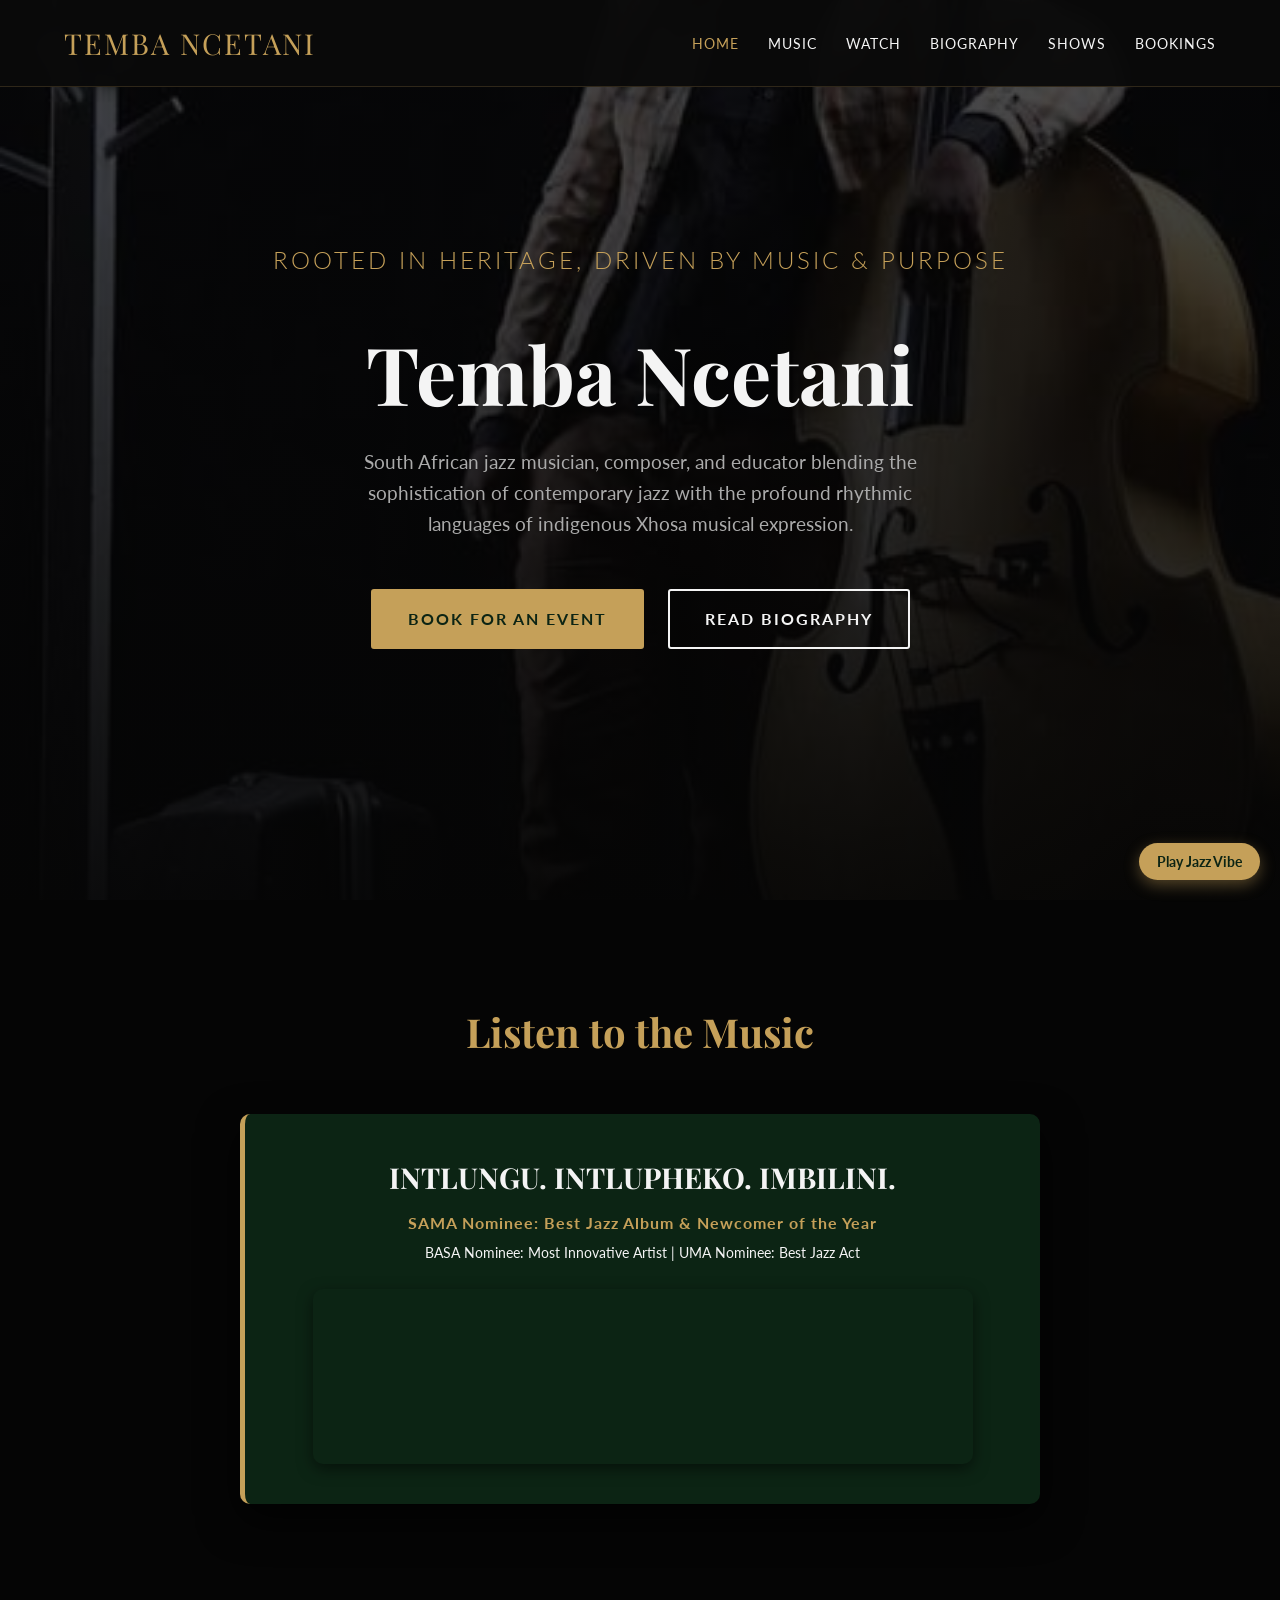
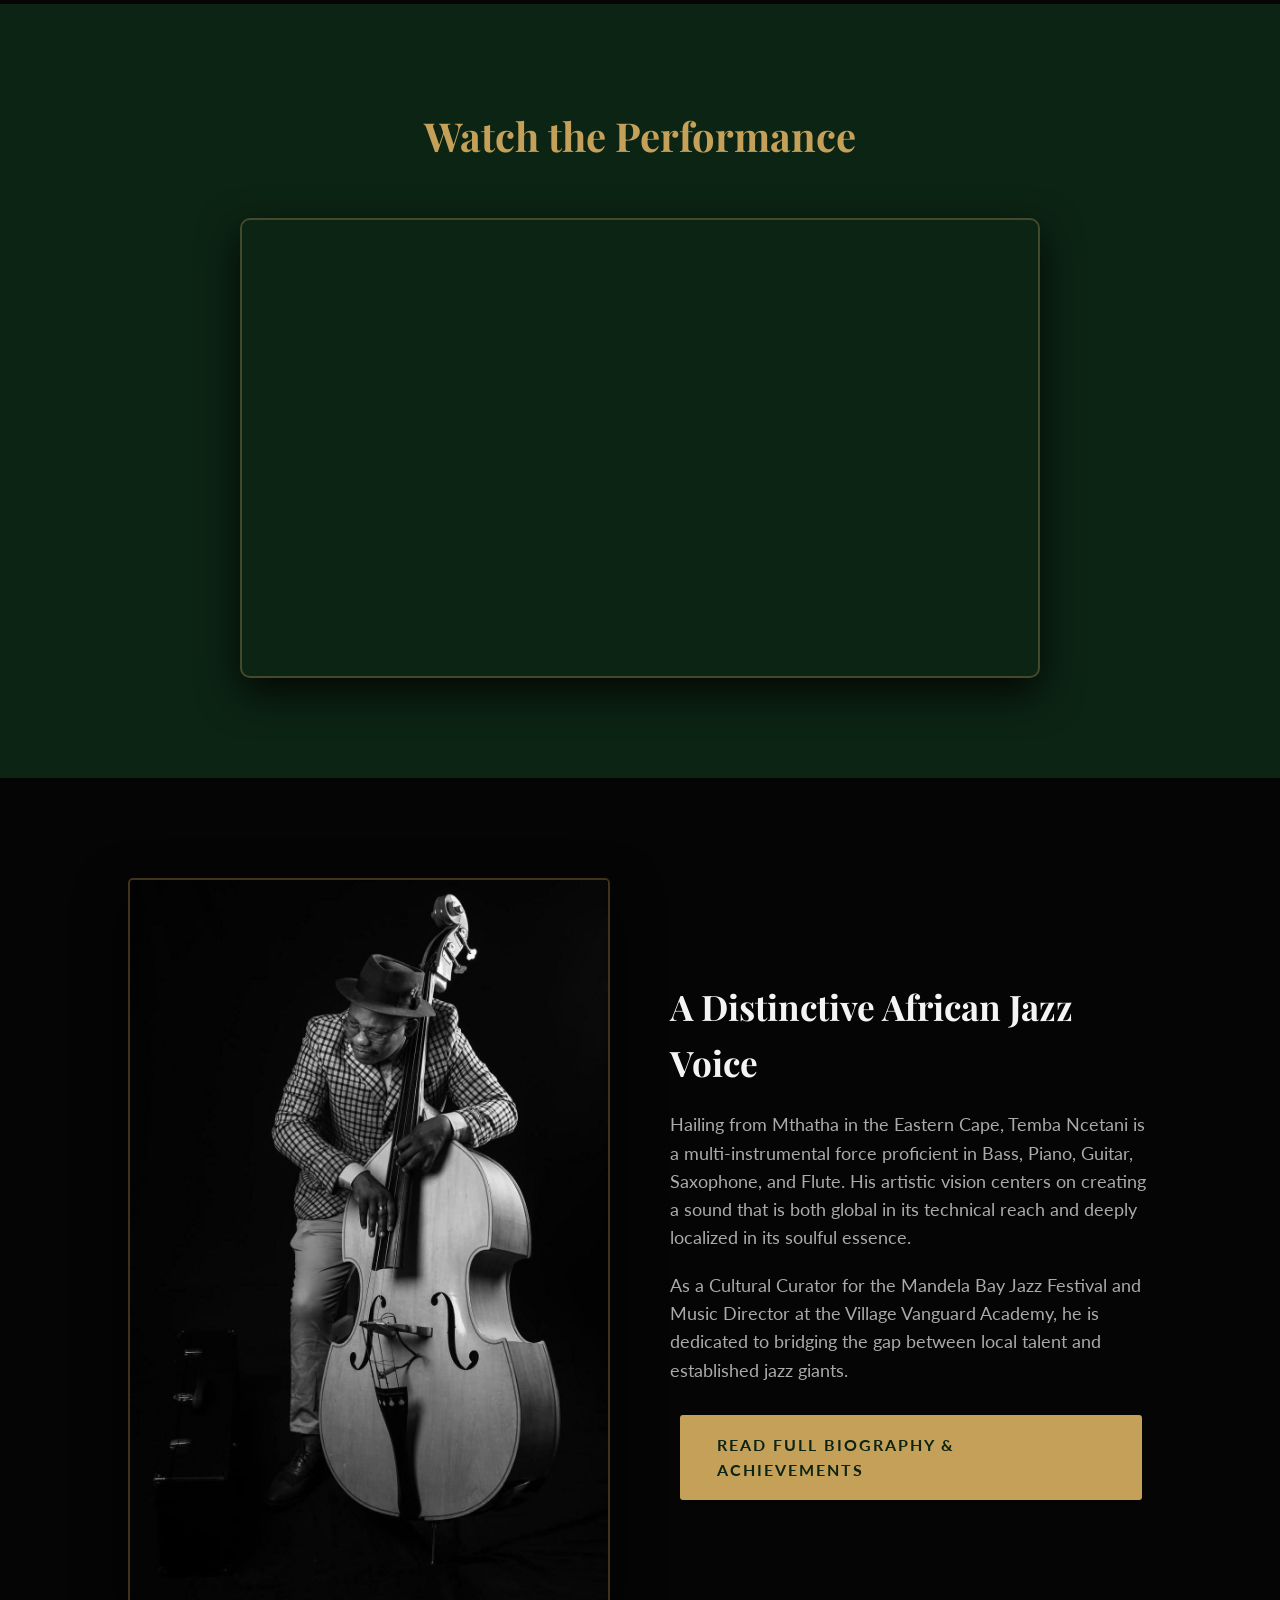
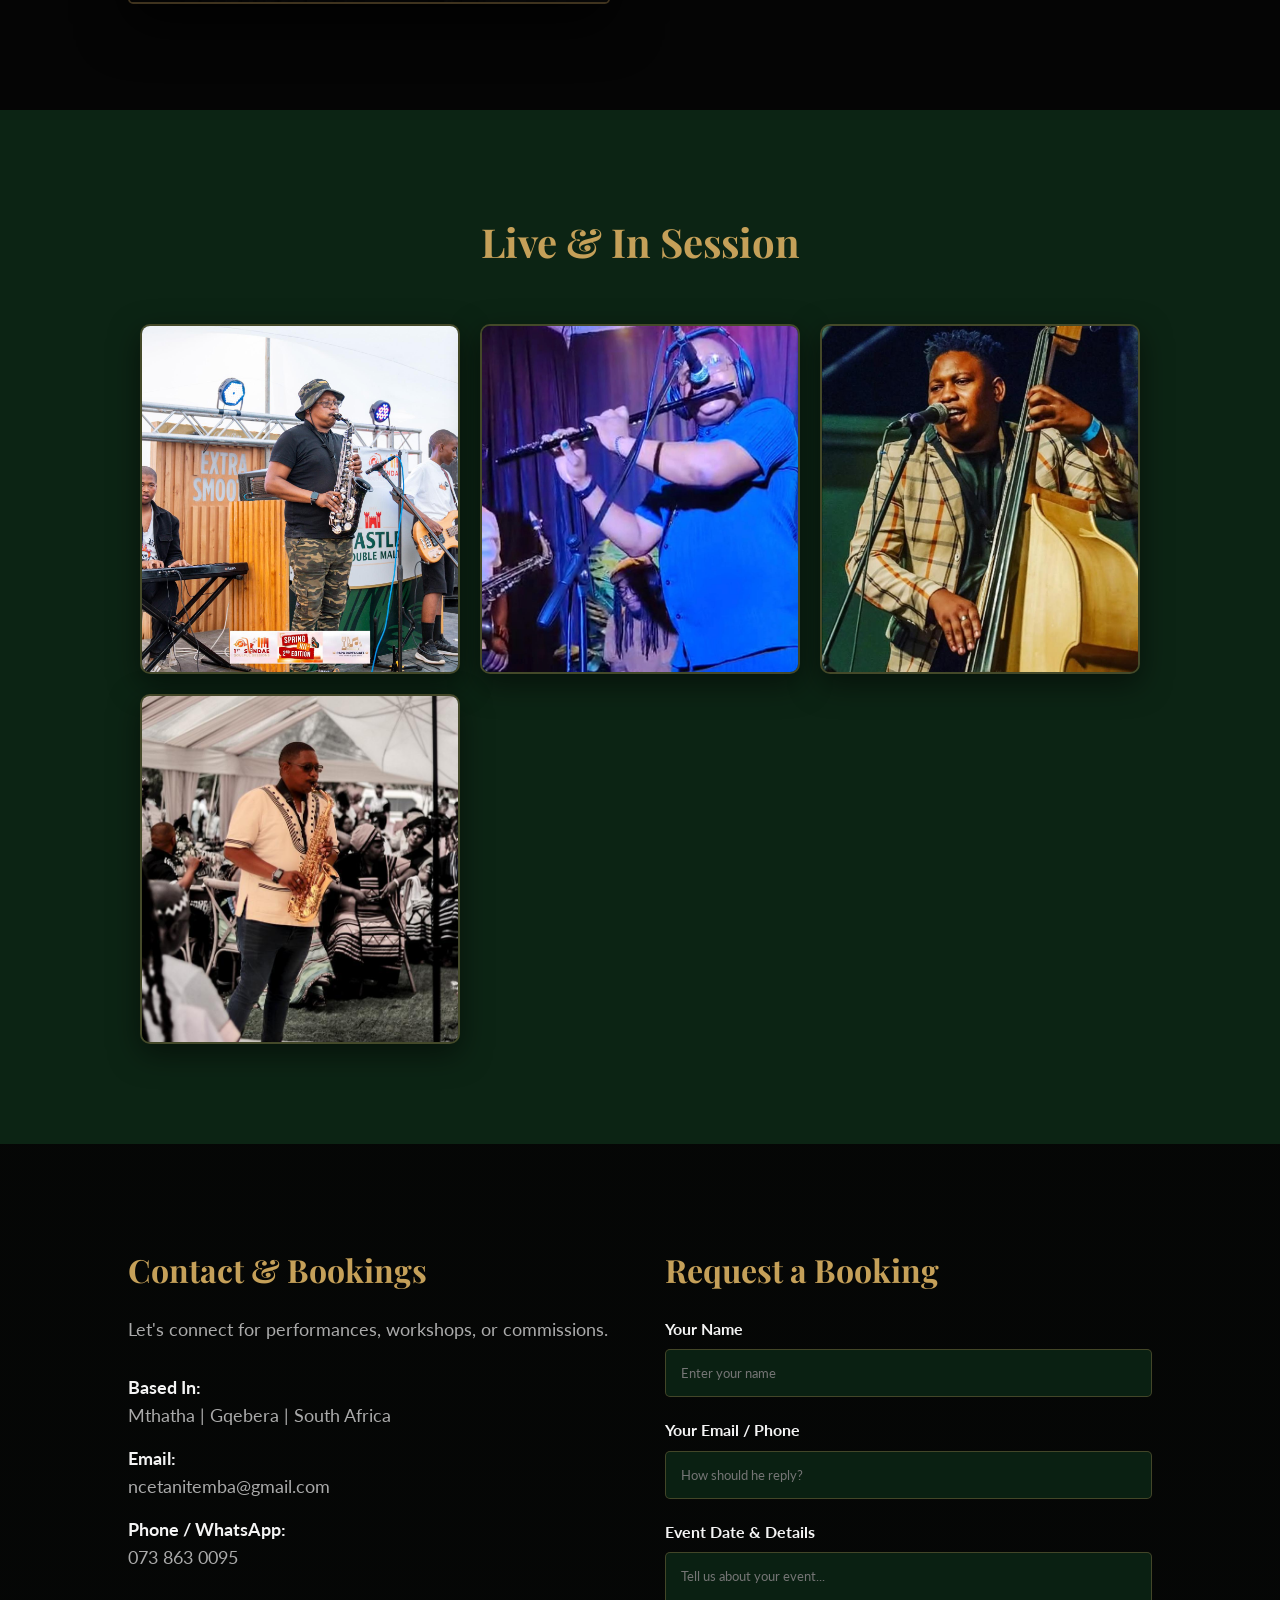
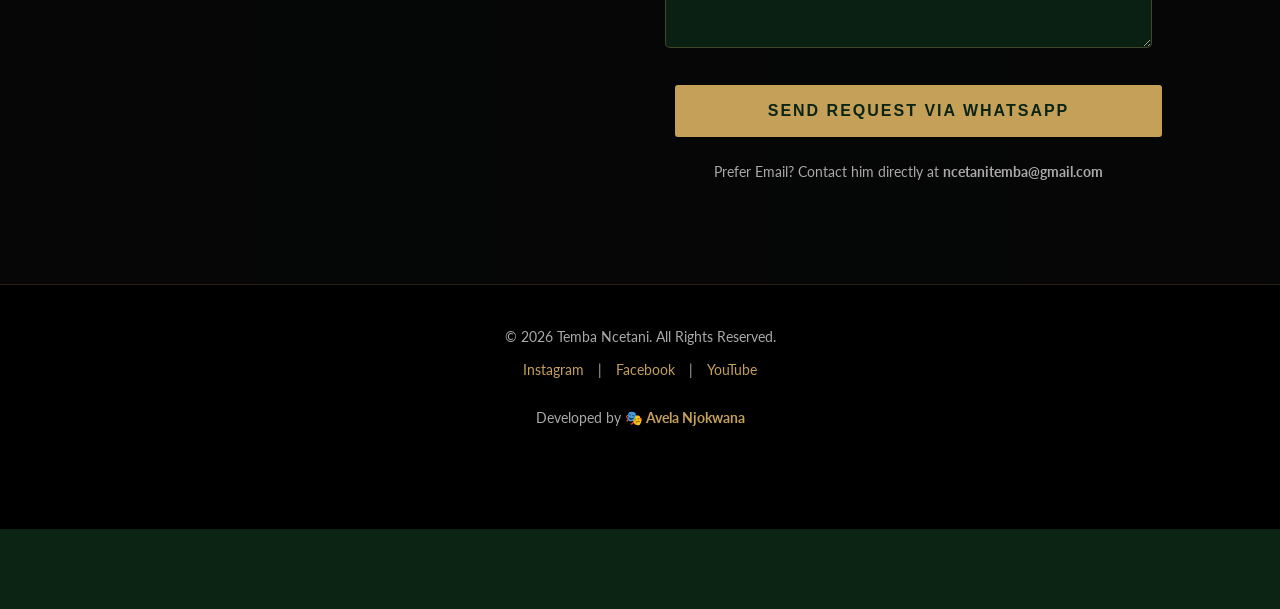
<file: index.html>
<!DOCTYPE html>
<html lang="en">
<head>
    <meta charset="UTF-8">
    <meta name="viewport" content="width=device-width, initial-scale=1.0">
    <title>Temba Ncetani | Official Website</title>
    <link href="https://fonts.googleapis.com/css2?family=Lato:wght@300;400;700&family=Playfair+Display:wght@400;700&display=swap" rel="stylesheet">
    <link rel="stylesheet" href="music-style.css">
</head>
<body>

    <!-- NAVIGATION -->
    <header>
        <div class="logo">Temba Ncetani</div>
        <nav>
            <a href="index.html" class="active">Home</a>
            <a href="#music">Music</a>
            <a href="#video">Watch</a>
            <a href="biography.html">Biography</a>
            <a href="shows.html">Shows</a>
            <a href="#bookings">Bookings</a>
        </nav>
    </header>

    <!-- HERO SECTION -->
    <section class="hero" id="home">
        <h2>Rooted in Heritage, Driven by Music & Purpose</h2>
        <h1>Temba Ncetani</h1>
        <p>South African jazz musician, composer, and educator blending the sophistication of contemporary jazz with the profound rhythmic languages of indigenous Xhosa musical expression.</p>
        <div>
            <a href="#bookings" class="btn btn-green">Book for an Event</a>
            <a href="biography.html" class="btn btn-outline">Read Biography</a>
        </div>
    </section>

    <!-- APPLE MUSIC SECTION -->
    <section class="music-section" id="music">
        <h2 class="section-title">Listen to the Music</h2>
        
        <div class="music-box">
            <h3 style="font-family: 'Playfair Display', serif; color: #f4f4f4; font-size: 1.8rem; margin-bottom: 10px;">
                INTLUNGU. INTLUPHEKO. IMBILINI.
            </h3>
            
            <div style="margin-bottom: 25px;">
                <p style="color: var(--accent-green); font-weight: bold; letter-spacing: 1px; margin-bottom: 5px;">SAMA Nominee: Best Jazz Album & Newcomer of the Year</p>
                <p style="color: var(--text-light); font-size: 0.9rem;">BASA Nominee: Most Innovative Artist | UMA Nominee: Best Jazz Act</p>
            </div>

            <div style="display: flex; justify-content: center;">
                <iframe allow="autoplay *; encrypted-media *; fullscreen *; clipboard-write" 
                    frameborder="0" 
                    height="175" 
                    style="width:100%;max-width:660px;overflow:hidden;border-radius:10px; box-shadow: 0 5px 15px rgba(0,0,0,0.5);" 
                    sandbox="allow-forms allow-popups allow-same-origin allow-scripts allow-storage-access-by-user-activation allow-top-navigation-by-user-activation" 
                    src="https://embed.music.apple.com/za/song/oonozakuzaku-for-mr-mrs-dali/1811030757">
                </iframe>
            </div>
        </div>
    </section>

    <!-- YOUTUBE VIDEO SECTION (FIXED ERROR 153) -->
    <section class="video-section" id="video">
        <h2 class="section-title">Watch the Performance</h2>
        <div class="video-container">
            <iframe width="100%" height="450" 
                src="https://www.youtube.com/embed/SeePaEPt-s8" 
                title="Temba Ncetani Performance" 
                frameborder="0" 
                referrerpolicy="strict-origin-when-cross-origin"
                allow="accelerometer; autoplay; clipboard-write; encrypted-media; gyroscope; picture-in-picture" 
                allowfullscreen>
            </iframe>
        </div>
    </section>

    <!-- BIOGRAPHY PREVIEW SECTION -->
    <section class="bio-section" id="bio-preview">
        <div>
            <img src="images/album-cover.jpg" alt="Temba Ncetani" class="bio-img">
        </div>
        <div class="bio-text">
            <h3>A Distinctive African Jazz Voice</h3>
            <p>Hailing from Mthatha in the Eastern Cape, Temba Ncetani is a multi-instrumental force proficient in Bass, Piano, Guitar, Saxophone, and Flute. His artistic vision centers on creating a sound that is both global in its technical reach and deeply localized in its soulful essence.</p>
            <p>As a Cultural Curator for the Mandela Bay Jazz Festival and Music Director at the Village Vanguard Academy, he is dedicated to bridging the gap between local talent and established jazz giants.</p>
            <a href="biography.html" class="btn btn-green" style="margin-top: 10px;">Read Full Biography & Achievements</a>
        </div>
    </section>

    <!-- LIVE GALLERY SECTION -->
    <section class="gallery-section" id="gallery">
        <h2 class="section-title">Live & In Session</h2>
        <div class="gallery-grid">
            <img src="images/live1.jpg" alt="Temba Performing Live Outdoors">
            <img src="images/live2.jpg" alt="Temba Playing the Flute">
            <img src="images/live3.jpg" alt="Temba Performing Live on Saxophone">
            <img src="images/live4.jpg" alt="Temba In Session">
        </div>
    </section>

    <!-- BOOKINGS & CONTACT SECTION -->
    <section class="booking-section" id="bookings">
        <div class="booking-info">
            <h3>Contact & Bookings</h3>
            <p>Let's connect for performances, workshops, or commissions.</p>
            <p style="margin-top: 30px;"><strong>Based In:</strong><br>Mthatha | Gqebera | South Africa</p>
            <p><strong>Email:</strong><br>ncetanitemba@gmail.com</p>
            <p><strong>Phone / WhatsApp:</strong><br>073 863 0095</p>
        </div>
        
        <div class="booking-form">
            <h3>Request a Booking</h3>
            <form onsubmit="sendWhatsApp(event)">
                <div class="form-group">
                    <label>Your Name</label>
                    <input type="text" id="name" placeholder="Enter your name" required>
                </div>
                <div class="form-group">
                    <label>Your Email / Phone</label>
                    <input type="text" id="contact" placeholder="How should he reply?" required>
                </div>
                <div class="form-group">
                    <label>Event Date & Details</label>
                    <textarea id="details" rows="4" placeholder="Tell us about your event..." required></textarea>
                </div>
                <button type="submit" class="btn btn-green" style="width: 100%;">
                    Send Request via WhatsApp
                </button>
                <p style="text-align: center; font-size: 0.85rem; color: var(--text-muted); margin-top: 15px;">
                    Prefer Email? Contact him directly at <strong>ncetanitemba@gmail.com</strong>
                </p>
            </form>
        </div>
    </section>

    <!-- FOOTER (WITH DEVELOPER CREDIT) -->
    <footer>
        <p>&copy; 2026 Temba Ncetani. All Rights Reserved.</p>
        <p style="margin-top: 10px;">
            <a href="https://www.instagram.com/temba_ncetani" target="_blank">Instagram</a> | 
            <a href="https://www.facebook.com/sinetembabassicks.ncetani" target="_blank">Facebook</a> | 
            <a href="https://youtu.be/SeePaEPt-s8" target="_blank">YouTube</a>
        </p>
        <!-- DEVELOPER CREDIT -->
        <p style="margin-top: 25px; font-size: 0.9rem; color: var(--text-muted);">
            Developed by <span style="color: var(--accent-green); font-weight: bold;">🎭 Avela Njokwana</span>
        </p>
    </footer>

    <!-- FLOATING JAZZ MUSIC PLAYER -->
    <audio id="bg-music" loop>
        <source src="images/jazz-vibe.mp3" type="audio/mpeg">
    </audio>

    <button id="music-btn" class="music-btn" onclick="toggleMusic()">
        <span id="music-text">Play Jazz Vibe</span>
    </button>

    <script>
        // --- JAZZ MUSIC PLAYER LOGIC ---
        var audio = document.getElementById("bg-music");
        var btn = document.getElementById("music-btn");
        var text = document.getElementById("music-text");
        var isPlaying = false;

        function toggleMusic() {
            if (isPlaying) {
                audio.pause();
                btn.classList.remove("playing");
                text.innerText = "Play Jazz Vibe";
                isPlaying = false;
            } else {
                audio.play();
                btn.classList.add("playing");
                text.innerText = "Pause Music";
                isPlaying = true;
            }
        }

        // --- WHATSAPP BOOKING LOGIC ---
        function sendWhatsApp(event) {
            event.preventDefault(); 

            var name = document.getElementById("name").value;
            var contact = document.getElementById("contact").value;
            var details = document.getElementById("details").value;

            // HIS REAL WHATSAPP NUMBER (073 863 0095 -> 27738630095)
            var phoneNumber = "27738630095"; 

            var waMessage = "Hello Temba! I would like to book you for an event.%0A%0A" +
                            "*Name:* " + name + "%0A" +
                            "*Contact:* " + contact + "%0A" +
                            "*Details:* " + details;
            
            window.open("https://wa.me/" + phoneNumber + "?text=" + waMessage, '_blank');
        }
    </script>
</body>
</html>
</file>
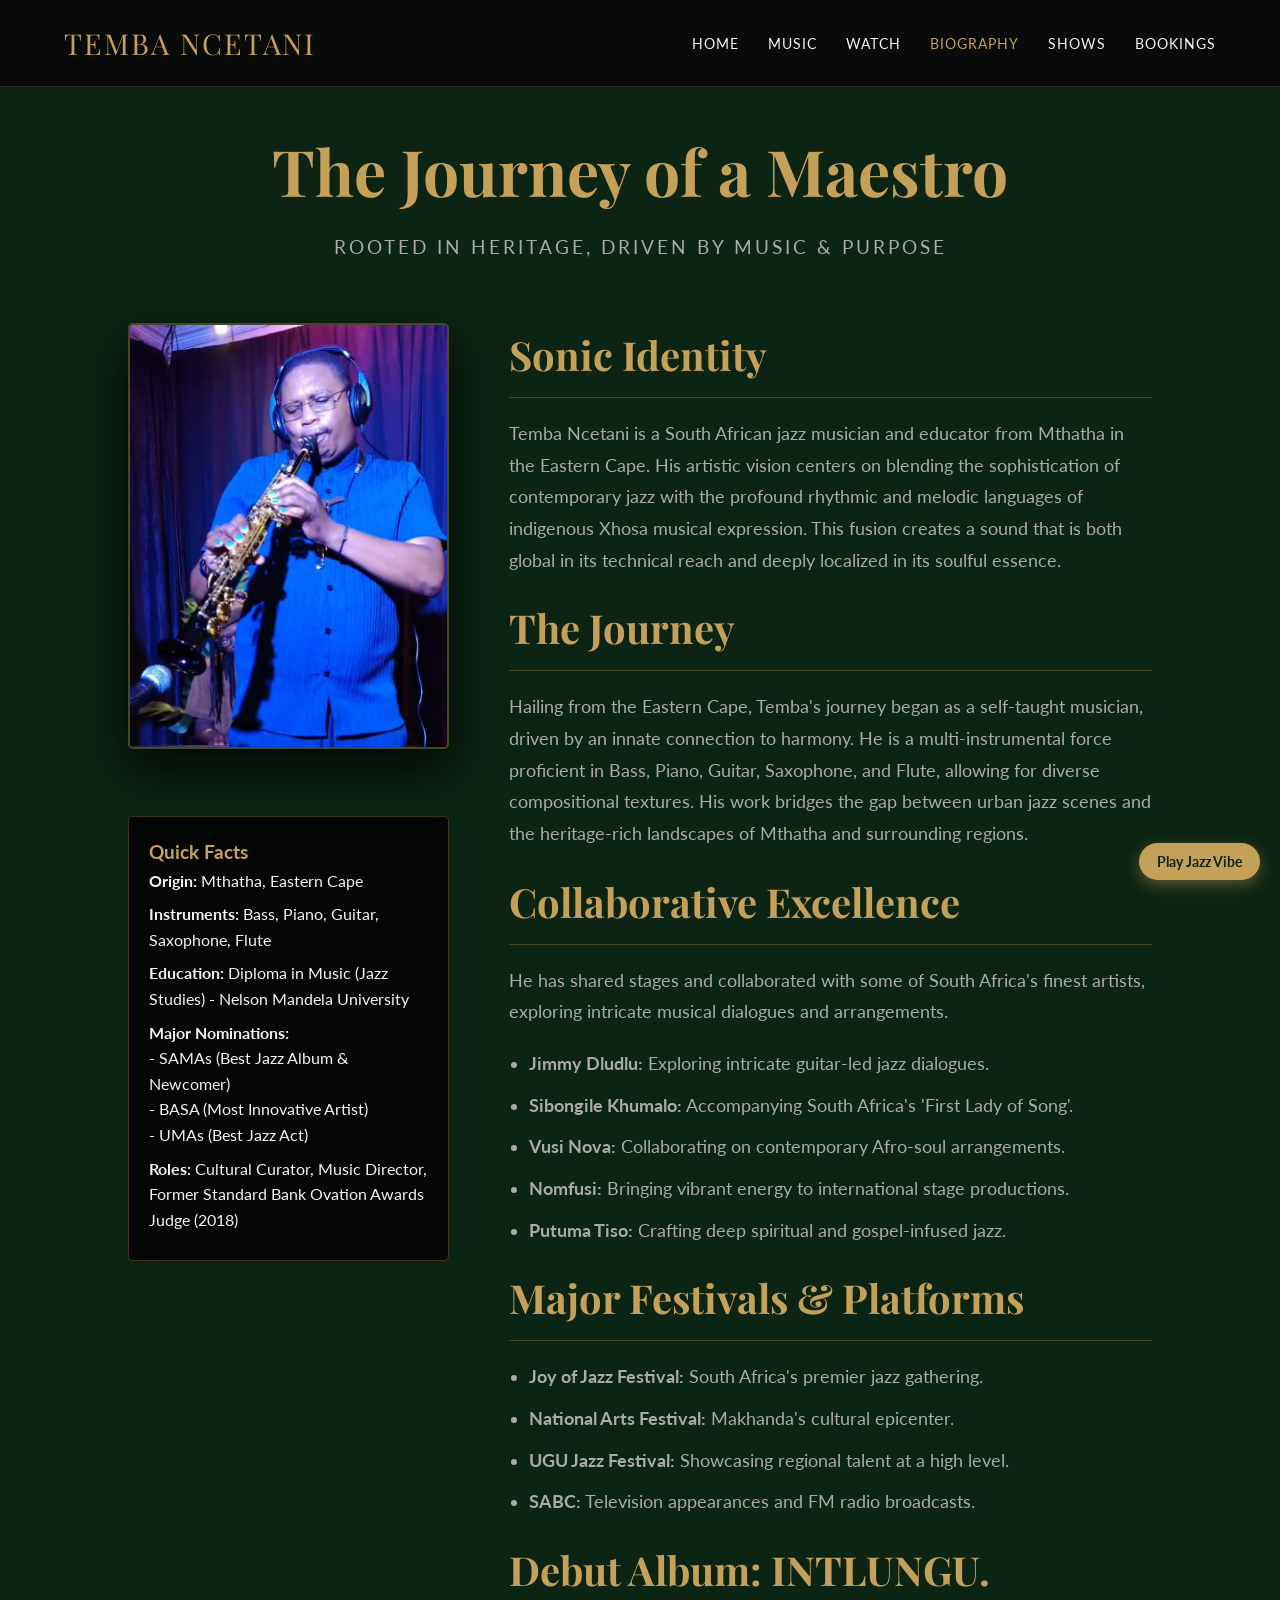
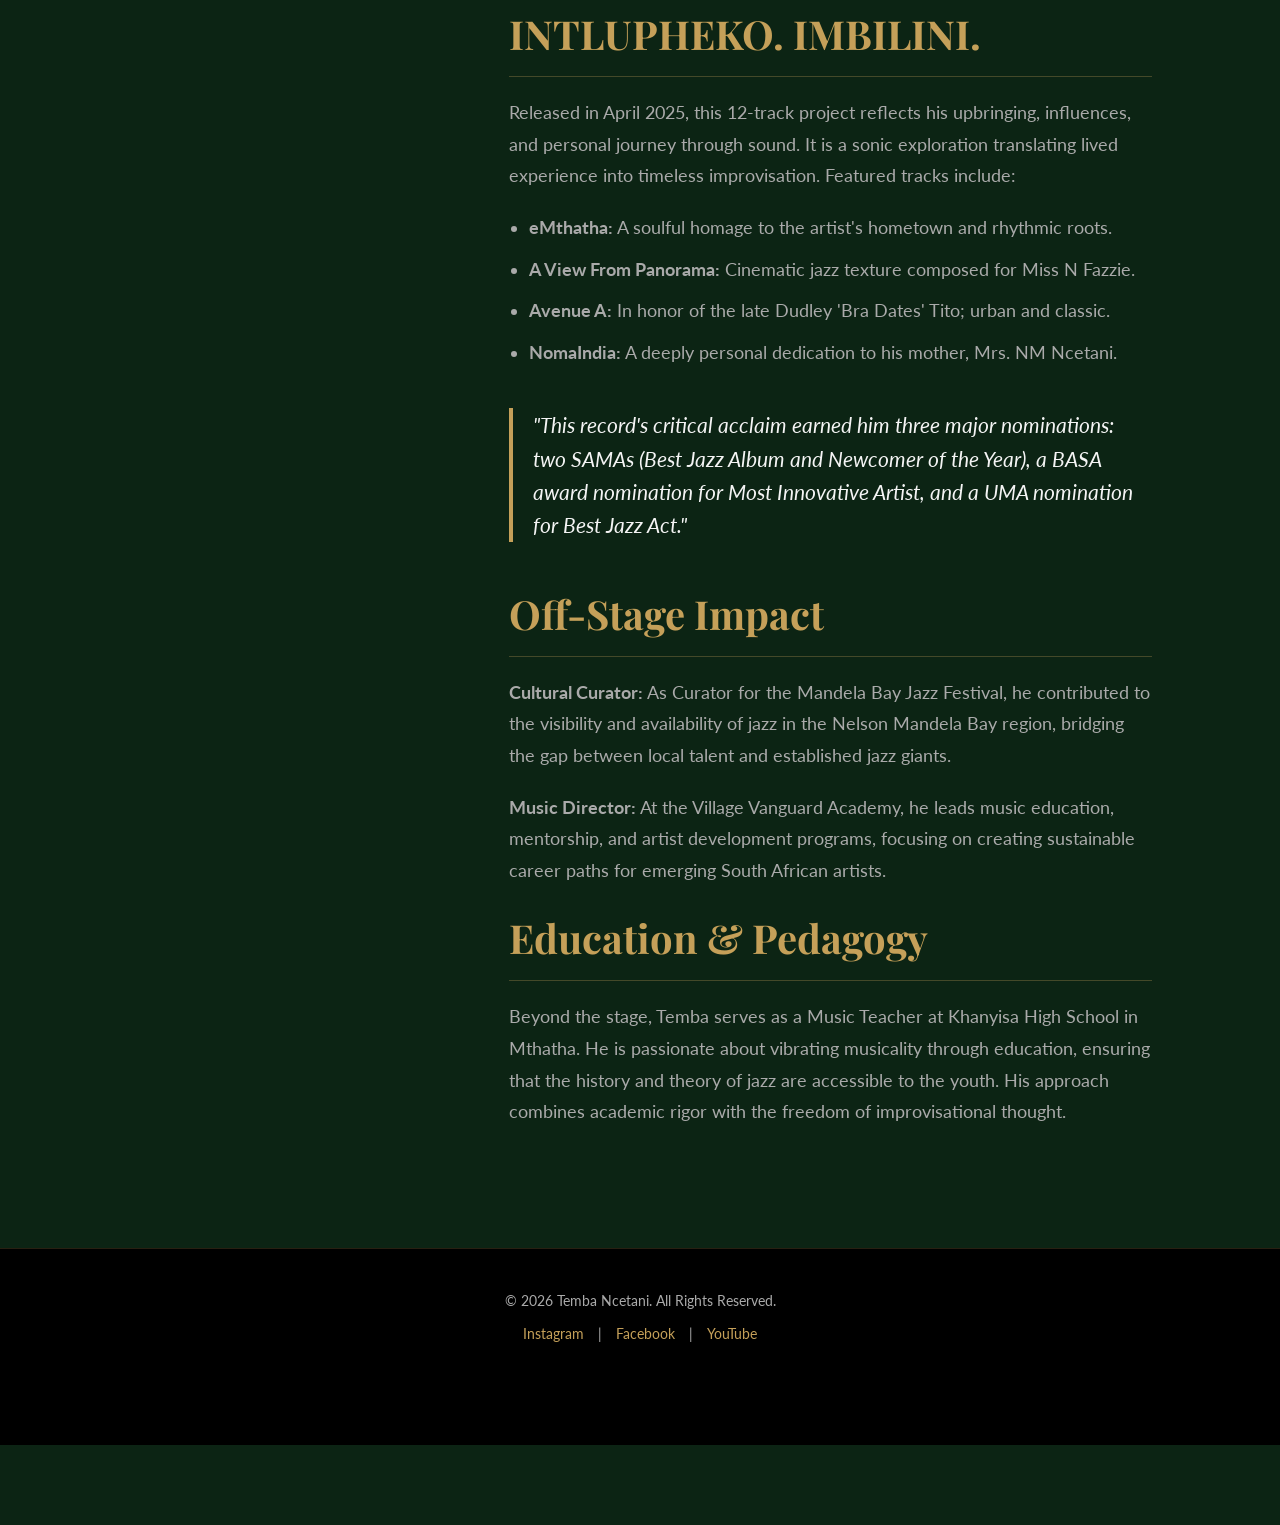
<file: biography.html>
<!DOCTYPE html>
<html lang="en">
<head>
    <meta charset="UTF-8">
    <meta name="viewport" content="width=device-width, initial-scale=1.0">
    <title>Biography | Temba Ncetani</title>
    <link href="https://fonts.googleapis.com/css2?family=Lato:wght@300;400;700&family=Playfair+Display:wght@400;700&display=swap" rel="stylesheet">
    <link rel="stylesheet" href="music-style.css">
    <style>
        .bio-page { padding-top: 120px; }
        .bio-header { text-align: center; margin-bottom: 60px; }
        .bio-header h1 { font-family: var(--font-heading); font-size: 4rem; color: var(--accent-green); margin-bottom: 10px; }
        .bio-header p { font-size: 1.2rem; color: var(--text-muted); text-transform: uppercase; letter-spacing: 3px; }
        .bio-content { display: grid; grid-template-columns: 1fr 2fr; gap: 60px; align-items: start; }
        .bio-sidebar img { width: 100%; border-radius: 5px; box-shadow: 0 20px 50px rgba(0,0,0,0.8); border: 2px solid rgba(197, 160, 89, 0.3); margin-bottom: 30px; }
        .bio-main h2 { font-family: var(--font-heading); font-size: 2.5rem; color: var(--accent-green); margin-bottom: 20px; border-bottom: 1px solid rgba(197, 160, 89, 0.3); padding-bottom: 10px; }
        .bio-main h3 { font-family: var(--font-heading); font-size: 1.8rem; color: var(--text-light); margin-top: 40px; margin-bottom: 15px; }
        .bio-main p { color: var(--text-muted); font-size: 1.1rem; line-height: 1.8; margin-bottom: 20px; }
        .bio-main ul { color: var(--text-muted); font-size: 1.1rem; margin-bottom: 20px; padding-left: 20px; line-height: 1.8; }
        .bio-main li { margin-bottom: 10px; }
        .bio-quote { border-left: 4px solid var(--accent-green); padding-left: 20px; margin: 40px 0; font-style: italic; font-size: 1.3rem; color: var(--text-light); }
        .highlight-box { background: #050505; padding: 20px; border-radius: 5px; margin: 30px 0; border: 1px solid rgba(197, 160, 89, 0.3); }
        .highlight-box p { margin-bottom: 8px; color: var(--text-light); font-size: 1rem; }
        @media (max-width: 900px) { .bio-content { grid-template-columns: 1fr; } }
    </style>
</head>
<body>

    <header>
        <div class="logo">Temba Ncetani</div>
        <nav>
            <a href="index.html">Home</a>
            <a href="index.html#music">Music</a>
            <a href="index.html#video">Watch</a>
            <a href="biography.html" class="active">Biography</a>
            <a href="shows.html">Shows</a>
            <a href="index.html#bookings">Bookings</a>
        </nav>
    </header>

    <section class="bio-page">
        
        <div class="bio-header">
            <h1>The Journey of a Maestro</h1>
            <p>Rooted in Heritage, Driven by Music & Purpose</p>
        </div>

        <div class="bio-content">
            
            <!-- SIDEBAR -->
            <div class="bio-sidebar">
                <img src="images/bio-portrait.jpg" alt="Temba Ncetani Portrait">
                
                <div class="highlight-box">
                    <h3 style="margin-top: 0; font-size: 1.2rem; color: var(--accent-green);">Quick Facts</h3>
                    <p><strong>Origin:</strong> Mthatha, Eastern Cape</p>
                    <p><strong>Instruments:</strong> Bass, Piano, Guitar, Saxophone, Flute</p>
                    <p><strong>Education:</strong> Diploma in Music (Jazz Studies) - Nelson Mandela University</p>
                    <p><strong>Major Nominations:</strong><br>
                    - SAMAs (Best Jazz Album & Newcomer)<br>
                    - BASA (Most Innovative Artist)<br>
                    - UMAs (Best Jazz Act)</p>
                    <p><strong>Roles:</strong> Cultural Curator, Music Director, Former Standard Bank Ovation Awards Judge (2018)</p>
                </div>
            </div>

            <!-- MAIN CONTENT -->
            <div class="bio-main">
                
                <h2>Sonic Identity</h2>
                <p>Temba Ncetani is a South African jazz musician and educator from Mthatha in the Eastern Cape. His artistic vision centers on blending the sophistication of contemporary jazz with the profound rhythmic and melodic languages of indigenous Xhosa musical expression. This fusion creates a sound that is both global in its technical reach and deeply localized in its soulful essence.</p>

                <h2>The Journey</h2>
                <p>Hailing from the Eastern Cape, Temba's journey began as a self-taught musician, driven by an innate connection to harmony. He is a multi-instrumental force proficient in Bass, Piano, Guitar, Saxophone, and Flute, allowing for diverse compositional textures. His work bridges the gap between urban jazz scenes and the heritage-rich landscapes of Mthatha and surrounding regions.</p>

                <h2>Collaborative Excellence</h2>
                <p>He has shared stages and collaborated with some of South Africa's finest artists, exploring intricate musical dialogues and arrangements.</p>
                <ul>
                    <li><strong>Jimmy Dludlu:</strong> Exploring intricate guitar-led jazz dialogues.</li>
                    <li><strong>Sibongile Khumalo:</strong> Accompanying South Africa's 'First Lady of Song'.</li>
                    <li><strong>Vusi Nova:</strong> Collaborating on contemporary Afro-soul arrangements.</li>
                    <li><strong>Nomfusi:</strong> Bringing vibrant energy to international stage productions.</li>
                    <li><strong>Putuma Tiso:</strong> Crafting deep spiritual and gospel-infused jazz.</li>
                </ul>

                <h2>Major Festivals & Platforms</h2>
                <ul>
                    <li><strong>Joy of Jazz Festival:</strong> South Africa's premier jazz gathering.</li>
                    <li><strong>National Arts Festival:</strong> Makhanda's cultural epicenter.</li>
                    <li><strong>UGU Jazz Festival:</strong> Showcasing regional talent at a high level.</li>
                    <li><strong>SABC:</strong> Television appearances and FM radio broadcasts.</li>
                </ul>

                <h2>Debut Album: INTLUNGU. INTLUPHEKO. IMBILINI.</h2>
                <p>Released in April 2025, this 12-track project reflects his upbringing, influences, and personal journey through sound. It is a sonic exploration translating lived experience into timeless improvisation. Featured tracks include:</p>
                <ul>
                    <li><strong>eMthatha:</strong> A soulful homage to the artist's hometown and rhythmic roots.</li>
                    <li><strong>A View From Panorama:</strong> Cinematic jazz texture composed for Miss N Fazzie.</li>
                    <li><strong>Avenue A:</strong> In honor of the late Dudley 'Bra Dates' Tito; urban and classic.</li>
                    <li><strong>NomaIndia:</strong> A deeply personal dedication to his mother, Mrs. NM Ncetani.</li>
                </ul>

                <blockquote class="bio-quote">
                    "This record's critical acclaim earned him three major nominations: two SAMAs (Best Jazz Album and Newcomer of the Year), a BASA award nomination for Most Innovative Artist, and a UMA nomination for Best Jazz Act."
                </blockquote>

                <h2>Off-Stage Impact</h2>
                <p><strong>Cultural Curator:</strong> As Curator for the Mandela Bay Jazz Festival, he contributed to the visibility and availability of jazz in the Nelson Mandela Bay region, bridging the gap between local talent and established jazz giants.</p>
                <p><strong>Music Director:</strong> At the Village Vanguard Academy, he leads music education, mentorship, and artist development programs, focusing on creating sustainable career paths for emerging South African artists.</p>

                <h2>Education & Pedagogy</h2>
                <p>Beyond the stage, Temba serves as a Music Teacher at Khanyisa High School in Mthatha. He is passionate about vibrating musicality through education, ensuring that the history and theory of jazz are accessible to the youth. His approach combines academic rigor with the freedom of improvisational thought.</p>

            </div>
        </div>
    </section>

    <!-- FOOTER -->
    <footer>
        <p>&copy; 2026 Temba Ncetani. All Rights Reserved.</p>
        <p style="margin-top: 10px;">
            <a href="https://www.instagram.com/temba_ncetani" target="_blank">Instagram</a> | 
            <a href="https://www.facebook.com/sinetembabassicks.ncetani" target="_blank">Facebook</a> | 
            <a href="https://youtu.be/SeePaEPt-s8" target="_blank">YouTube</a>
        </p>
    </footer>

    <audio id="bg-music" loop>
        <source src="images/jazz-vibe.mp3" type="audio/mpeg">
    </audio>

    <button id="music-btn" class="music-btn" onclick="toggleMusic()">
        <span id="music-text">Play Jazz Vibe</span>
    </button>

    <script>
        var audio = document.getElementById("bg-music");
        var btn = document.getElementById("music-btn");
        var text = document.getElementById("music-text");
        var isPlaying = false;

        function toggleMusic() {
            if (isPlaying) {
                audio.pause();
                btn.classList.remove("playing");
                text.innerText = "Play Jazz Vibe";
                isPlaying = false;
            } else {
                audio.play();
                btn.classList.add("playing");
                text.innerText = "Pause Music";
                isPlaying = true;
            }
        }
    </script>
</body>
</html>
</file>
<file: music-style.css>
/* --- BLACK, GREEN & GOLD JAZZ PALETTE --- */
:root {
    --bg-dark: #0c2414;
    --bg-darker: #050505;
    --accent-green: #c5a059; 
    --accent-green-hover: #a78a4d;
    --text-light: #f4f4f4;
    --text-muted: #aaaaaa;
    --font-heading: 'Playfair Display', serif;
    --font-body: 'Lato', sans-serif;
}

* {
    margin: 0;
    padding: 0;
    box-sizing: border-box;
    scroll-behavior: smooth;
}

body {
    background-color: var(--bg-dark);
    color: var(--text-light);
    font-family: var(--font-body);
    line-height: 1.6;
    overflow-x: hidden;
    padding-bottom: 80px; 
}

/* --- NAVIGATION --- */
header {
    position: fixed;
    top: 0;
    width: 100%;
    padding: 20px 5%;
    display: flex;
    justify-content: space-between;
    align-items: center;
    background: rgba(10, 10, 10, 0.95);
    backdrop-filter: blur(10px);
    z-index: 1000;
    border-bottom: 1px solid rgba(197, 160, 89, 0.2);
}

.logo {
    font-family: var(--font-heading);
    font-size: 1.8rem;
    color: var(--accent-green);
    letter-spacing: 2px;
    text-transform: uppercase;
}

nav a {
    color: var(--text-light);
    text-decoration: none;
    margin-left: 25px;
    font-size: 0.9rem;
    text-transform: uppercase;
    letter-spacing: 1px;
    transition: color 0.3s;
}

nav a:hover, nav a.active { 
    color: var(--accent-green); 
}

/* --- HERO SECTION --- */
.hero {
    height: 100vh;
    background: linear-gradient(rgba(5, 5, 5, 0.7), rgba(5, 5, 5, 0.95)), url('images/bg-hero.jpg') center/cover no-repeat;
    display: flex;
    flex-direction: column;
    justify-content: center;
    align-items: center;
    text-align: center;
    padding: 0 10%;
}

.hero h1 {
    font-family: var(--font-heading);
    font-size: 5rem;
    color: var(--text-light);
    margin-bottom: 10px;
}

.hero h2 {
    font-size: 1.5rem;
    color: var(--accent-green);
    font-weight: 300;
    letter-spacing: 3px;
    margin-bottom: 30px;
    text-transform: uppercase;
}

.hero p {
    max-width: 600px;
    font-size: 1.2rem;
    color: var(--text-muted);
    margin-bottom: 40px;
}

/* --- BUTTONS --- */
.btn {
    display: inline-block;
    padding: 15px 35px;
    font-size: 1rem;
    font-weight: bold;
    text-transform: uppercase;
    letter-spacing: 2px;
    text-decoration: none;
    transition: all 0.3s ease;
    cursor: pointer;
    border-radius: 3px;
    margin: 10px;
}

.btn-green {
    background-color: var(--accent-green);
    color: var(--bg-dark);
    border: 2px solid var(--accent-green);
}

.btn-green:hover {
    background-color: transparent;
    color: var(--accent-green);
}

.btn-outline {
    background-color: transparent;
    color: var(--text-light);
    border: 2px solid var(--text-light);
}

.btn-outline:hover {
    background-color: var(--text-light);
    color: var(--bg-dark);
}

/* --- SECTIONS --- */
section {
    padding: 100px 10%;
}

.section-title {
    font-family: var(--font-heading);
    font-size: 2.5rem;
    color: var(--accent-green);
    margin-bottom: 50px;
    text-align: center;
}

/* --- MUSIC SECTION --- */
.music-section {
    background-color: var(--bg-darker);
    text-align: center;
}

.music-box {
    max-width: 800px;
    margin: 0 auto;
    background: #0c2414;
    padding: 40px;
    border-radius: 10px;
    border-left: 5px solid var(--accent-green);
    box-shadow: 0 15px 40px rgba(0,0,0,0.8);
}

/* --- VIDEO SECTION --- */
.video-section {
    background-color: var(--bg-dark);
    text-align: center;
}

.video-container {
    max-width: 800px;
    margin: 0 auto;
    border-radius: 10px;
    overflow: hidden;
    box-shadow: 0 15px 40px rgba(0,0,0,0.8);
    border: 2px solid rgba(197, 160, 89, 0.3);
}

/* --- BIOGRAPHY PREVIEW SECTION --- */
.bio-section {
    display: grid;
    grid-template-columns: 1fr 1fr;
    gap: 60px;
    align-items: center;
    background-color: var(--bg-darker);
}

.bio-img {
    width: 100%;
    border-radius: 5px;
    box-shadow: 0 20px 50px rgba(0,0,0,0.8);
    border: 2px solid rgba(197, 160, 89, 0.3);
}

.bio-text h3 {
    font-family: var(--font-heading);
    font-size: 2.2rem;
    margin-bottom: 20px;
}

.bio-text p {
    color: var(--text-muted);
    margin-bottom: 20px;
    font-size: 1.1rem;
}

/* --- GALLERY SECTION --- */
.gallery-section {
    background-color: var(--bg-dark);
    text-align: center;
}

.gallery-grid {
    display: grid;
    grid-template-columns: repeat(auto-fit, minmax(300px, 1fr));
    gap: 20px;
    max-width: 1000px;
    margin: 0 auto;
}

.gallery-grid img {
    width: 100%;
    height: 350px;
    object-fit: cover;
    border-radius: 10px;
    border: 2px solid rgba(197, 160, 89, 0.3);
    box-shadow: 0 10px 30px rgba(0,0,0,0.5);
    transition: transform 0.3s ease, border-color 0.3s ease;
}

.gallery-grid img:hover {
    transform: scale(1.03);
    border-color: var(--accent-green);
}

/* --- BOOKINGS & CONTACT --- */
.booking-section {
    background: linear-gradient(rgba(5,5,5,0.95), rgba(5,5,5,0.95)), url('images/bg-hero.jpg') center/cover fixed;
    display: grid;
    grid-template-columns: 1fr 1fr;
    gap: 50px;
}

.booking-info h3, .booking-form h3 {
    font-family: var(--font-heading);
    font-size: 2rem;
    margin-bottom: 20px;
    color: var(--accent-green);
}

.booking-info p {
    color: var(--text-muted);
    margin-bottom: 15px;
    font-size: 1.1rem;
}

.booking-info strong {
    color: var(--text-light);
}

.form-group {
    margin-bottom: 20px;
}

.form-group label {
    display: block;
    margin-bottom: 8px;
    color: var(--text-light);
    font-weight: bold;
}

.form-group input, .form-group textarea {
    width: 100%;
    padding: 15px;
    background: rgba(12, 36, 20, 0.9);
    border: 1px solid rgba(197, 160, 89, 0.3);
    border-radius: 5px;
    color: var(--text-light);
    font-family: var(--font-body);
}

.form-group input:focus, .form-group textarea:focus {
    outline: none;
    border-color: var(--accent-green);
    background: #0c2414;
}

/* --- FOOTER --- */
footer {
    text-align: center;
    padding: 40px;
    background-color: #000;
    color: var(--text-muted);
    font-size: 0.9rem;
    border-top: 1px solid rgba(197, 160, 89, 0.2);
    padding-bottom: 100px; 
}

footer a {
    color: var(--accent-green);
    text-decoration: none;
    margin: 0 10px;
}

/* --- FLOATING JAZZ MUSIC BUTTON --- */
.music-btn {
    position: fixed;
    bottom: 20px;
    right: 20px;
    background-color: var(--accent-green);
    color: var(--bg-dark);
    border: none;
    padding: 10px 18px; 
    border-radius: 50px;
    font-size: 0.9rem; 
    font-weight: bold;
    cursor: pointer;
    box-shadow: 0 5px 15px rgba(197, 160, 89, 0.4);
    z-index: 9999;
    display: flex;
    align-items: center;
    gap: 8px;
    transition: all 0.3s ease;
    font-family: var(--font-body);
}

.music-btn:hover {
    transform: scale(1.05);
    background-color: #fff;
}

.music-btn.playing {
    animation: pulse-green 2s infinite;
}

@keyframes pulse-green {
    0% { box-shadow: 0 0 0 0 rgba(197, 160, 89, 0.7); }
    70% { box-shadow: 0 0 0 12px rgba(197, 160, 89, 0); }
    100% { box-shadow: 0 0 0 0 rgba(197, 160, 89, 0); }
}

/* --- MOBILE RESPONSIVE --- */
@media (max-width: 900px) {
    header {
        flex-direction: column;
        padding: 15px 5%;
        gap: 15px;
    }
    .logo { font-size: 1.5rem; }
    nav {
        display: flex;
        flex-wrap: wrap;
        justify-content: center;
        gap: 10px;
    }
    nav a {
        margin-left: 0;
        font-size: 0.8rem;
    }
    .hero h1 { font-size: 3rem; }
    .bio-section, .booking-section { grid-template-columns: 1fr; }
    .section-title { font-size: 2rem; }
    .music-btn { bottom: 15px; right: 15px; padding: 8px 12px; font-size: 0.8rem; }
}
</file>
